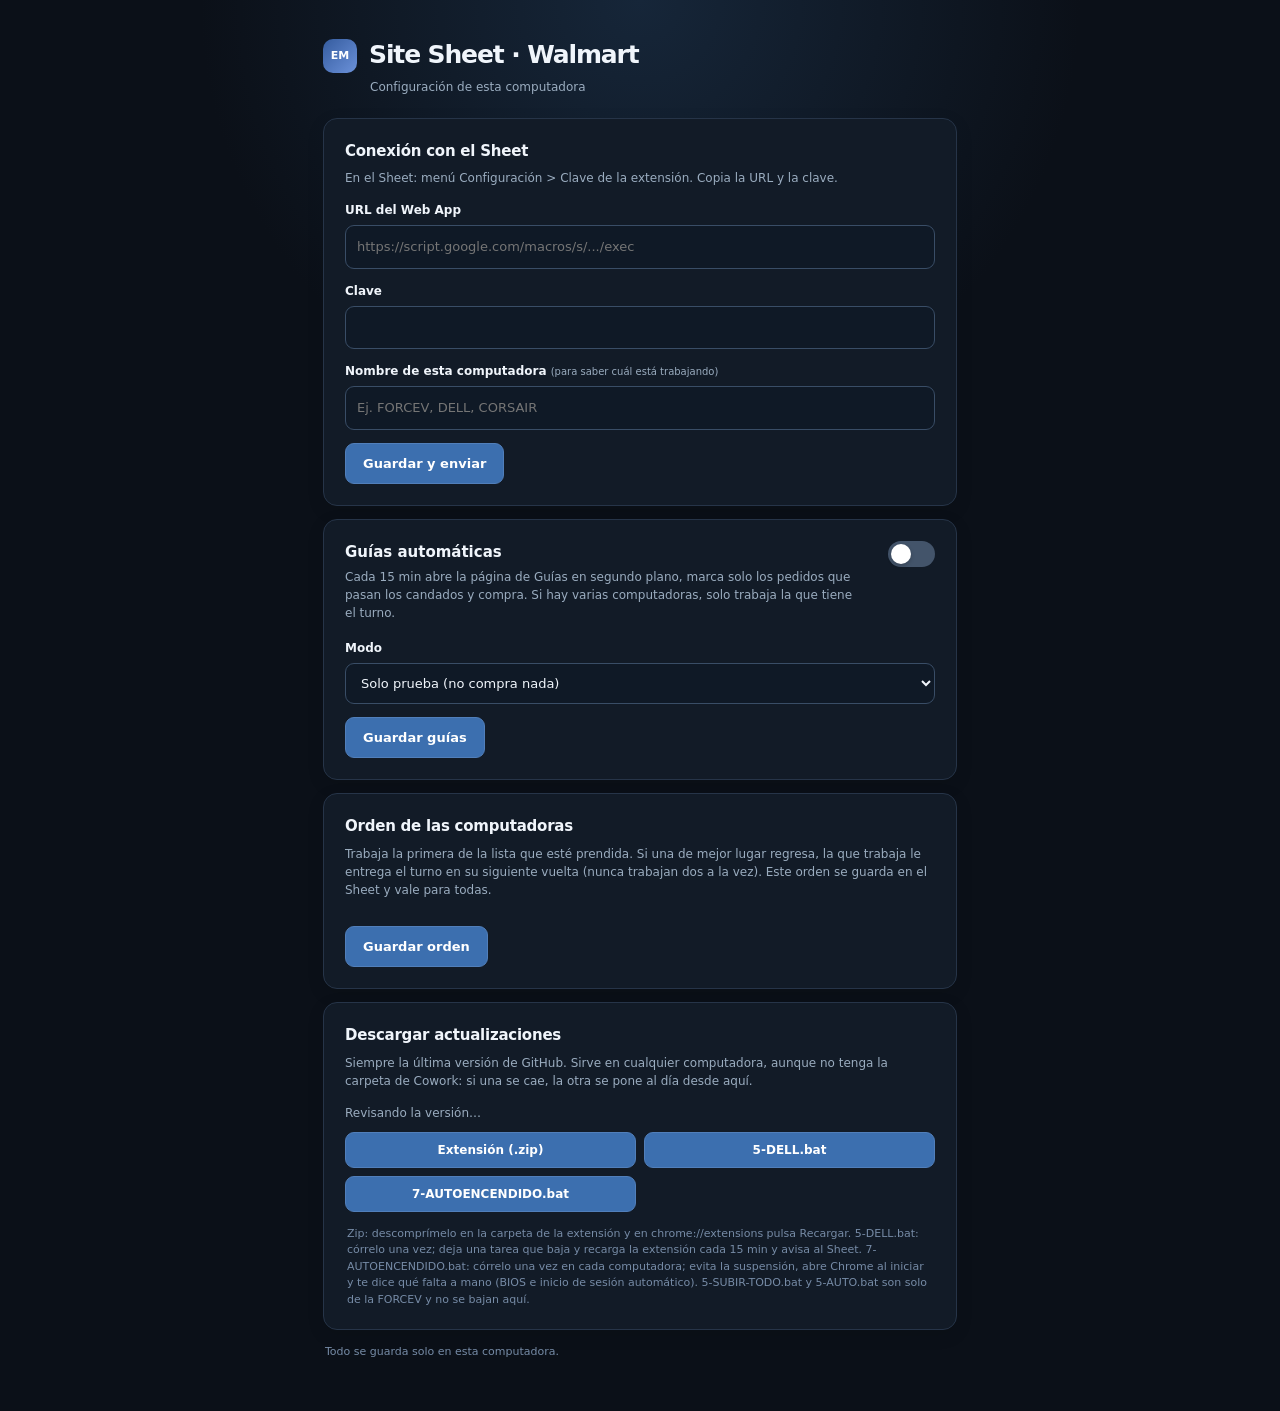
<file: extension-cookie/options.html>
<!doctype html>
<html lang="es"><head><meta charset="utf-8"><meta name="viewport" content="width=device-width,initial-scale=1"><meta name="color-scheme" content="dark light"><title>Site Sheet - Cookie</title>
<style>
:root{--bg:#0b1018;--card:#121b27;--input:#0f1926;--line:#263448;--text:#f0f5fb;--muted:#9aacbf;--accent:#3c6faf;--accent2:#497ec0;--ok:#56c996;--red:#ff8188}
*{box-sizing:border-box}body{margin:0;background:radial-gradient(circle at top,#162639 0,var(--bg) 440px);font:13px/1.5 system-ui,-apple-system,"Segoe UI",Arial,sans-serif;color:var(--text)}
main{max-width:670px;padding:36px 18px 50px;margin:auto}h1{margin:0;font-size:25px;letter-spacing:-.045em;font-weight:760}h1:before{content:'EM';display:inline-grid;place-items:center;background:linear-gradient(135deg,#355c9f,#6b91d9);border-radius:10px;width:34px;height:34px;margin-right:12px;font-size:11px;color:#fff;vertical-align:4px;letter-spacing:0}
.sub{margin:4px 0 22px 47px;color:var(--muted);font-size:12px}
section{background:var(--card);border:1px solid var(--line);border-radius:14px;padding:21px;margin-bottom:13px;box-shadow:0 5px 18px #00000018}
h2{font-size:15px;letter-spacing:-.015em;margin:0 0 7px;font-weight:720}p.ayuda{margin:0 0 14px;color:var(--muted);font-size:12px}
label{display:block;font-size:12px;margin:13px 0 6px;font-weight:650}label small{font-weight:400;color:var(--muted)}
input[type=text],input[type=password],input:not([type]),select{width:100%;background:var(--input);border:1px solid #394d66;color:var(--text);border-radius:9px;padding:11px;font:inherit;outline:none}input:focus,select:focus{border-color:#7ba5e0;box-shadow:0 0 0 2px #507fbd2f}
button{border:1px solid #517fba;color:white;background:var(--accent);padding:10px 17px;border-radius:9px;cursor:pointer;font-weight:680;font:inherit;font-weight:700;margin-top:13px}button:hover{background:var(--accent2)}button:focus-visible{outline:2px solid #9cbdf4;outline-offset:2px}
.msg{min-height:16px;margin-top:10px;font-size:12px;color:var(--muted);overflow-wrap:anywhere}.msg:empty{display:none}.msg.ok{color:var(--ok)}.msg.mal{color:var(--red)}
.fila{display:flex;justify-content:space-between;align-items:flex-start;gap:22px}.fila b{font-size:15px}.fila p{margin:4px 0;color:var(--muted);font-size:12px;max-width:510px}
.sw{position:relative;flex:none;width:47px;height:26px;margin:0}.sw input{position:absolute;inset:0;width:100%;height:100%;opacity:0;cursor:pointer;z-index:1}.sw i{position:absolute;inset:0;border-radius:20px;background:#43546a;transition:background .15s}.sw i:after{content:'';position:absolute;left:3px;top:3px;width:20px;height:20px;background:white;border-radius:50%;transition:transform .15s;box-shadow:0 2px 4px #0003}.sw input:checked+i{background:#2e9275}.sw input:checked+i:after{transform:translateX(21px)}.sw input:focus-visible+i{outline:2px solid #9cbdf4;outline-offset:2px}
#aviso{display:none;color:#ffc7c9;border:1px solid #8f4c56;background:#38242b;border-radius:9px;padding:11px;margin-top:10px;font-size:12px}
.pc{display:flex;align-items:center;gap:10px;border:1px solid #34445b;background:#172333;padding:10px 12px;border-radius:10px;margin-top:8px}.pc .n{font-size:12px;font-weight:800;color:#8ca7c8;width:20px;flex:none}.pc .t{flex:1}.pc .t b{display:block;font-size:12px}.pc .t small{display:block;color:var(--muted);font-size:11px}.pc.off{opacity:.57}.pc.activa .t b:after{content:' · EN TURNO';color:var(--ok);font-weight:750;font-size:10px}.pc button{margin:0;padding:5px 9px;background:#25374d;border-color:#425875;color:#eef4fa;font-size:12px}.pc button:disabled{opacity:.35;cursor:default}
.dgrid{display:grid;grid-template-columns:1fr 1fr;gap:8px}.dgrid button{margin-top:0;padding:8px 10px;font-size:12px}#dver{font-size:12px;margin:0 0 10px}#dver.ok{color:var(--ok)}#dver.aviso2{color:#f3cf8a;display:block}.nota{font-size:11px;margin:14px 2px 0;color:#768ba6}@media(max-width:460px){main{padding:20px 12px 36px}.fila{gap:10px}section{padding:16px}.pc{flex-wrap:wrap}}
</style>
</head><body>
<main>
 <h1>Site Sheet · Walmart</h1>
 <p class="sub">Configuración de esta computadora</p>

 <section>
  <h2>Conexión con el Sheet</h2>
  <p class="ayuda">En el Sheet: menú Configuración &gt; Clave de la extensión. Copia la URL y la clave.</p>
  <label for="url">URL del Web App</label>
  <input id="url" placeholder="https://script.google.com/macros/s/.../exec">
  <label for="clave">Clave</label>
  <input id="clave" type="password" autocomplete="off">
  <label for="pc">Nombre de esta computadora <small>(para saber cuál está trabajando)</small></label>
  <input id="pc" placeholder="Ej. FORCEV, DELL, CORSAIR" maxlength="40">
  <button id="g">Guardar y enviar</button>
  <div id="m" class="msg"></div>
 </section>

 <section>
  <div class="fila">
   <div><b>Guías automáticas</b><p>Cada 15 min abre la página de Guías en segundo plano, marca solo los pedidos que pasan los candados y compra. Si hay varias computadoras, solo trabaja la que tiene el turno.</p></div>
   <label class="sw" title="Activar las guías automáticas (apagado por defecto)"><input id="ga" type="checkbox" aria-label="Activar las guías automáticas"><i></i></label>
  </div>
  <label for="gm">Modo</label>
  <select id="gm"><option value="prueba">Solo prueba (no compra nada)</option><option value="real">REAL: compra guías y marca enviados</option></select>
  <div id="aviso">Modo REAL: compra guías de verdad. Si no hay una prueba sin error, compra solo cuando la haya.</div>
  <button id="gg">Guardar guías</button>
  <div id="gmsg" class="msg"></div>
 </section>
 <section>
  <h2>Orden de las computadoras</h2>
  <p class="ayuda">Trabaja la primera de la lista que esté prendida. Si una de mejor lugar regresa, la que trabaja le entrega el turno en su siguiente vuelta (nunca trabajan dos a la vez). Este orden se guarda en el Sheet y vale para todas.</p>
  <div id="ordl"></div>
  <button id="og">Guardar orden</button>
  <div id="omsg" class="msg"></div>
 </section>
 <section>
  <h2>Descargar actualizaciones</h2>
  <p class="ayuda">Siempre la última versión de GitHub. Sirve en cualquier computadora, aunque no tenga la carpeta de Cowork: si una se cae, la otra se pone al día desde aquí.</p>
  <div id="dver" class="msg">Revisando la versión…</div>
  <div class="dgrid"><button id="dz" title="Zip de la extensión (carpeta extension-cookie)">Extensión (.zip)</button><button id="db" title="Actualizador para computadoras que no son la FORCEV">5-DELL.bat</button><button id="da" title="Deja la computadora sin suspenderse y con Chrome abriendo solo">7-AUTOENCENDIDO.bat</button></div>
  <div id="dmsg" class="msg"></div>
  <p class="nota">Zip: descomprímelo en la carpeta de la extensión y en chrome://extensions pulsa Recargar. 5-DELL.bat: córrelo una vez; deja una tarea que baja y recarga la extensión cada 15 min y avisa al Sheet. 7-AUTOENCENDIDO.bat: córrelo una vez en cada computadora; evita la suspensión, abre Chrome al iniciar y te dice qué falta a mano (BIOS e inicio de sesión automático). 5-SUBIR-TODO.bat y 5-AUTO.bat son solo de la FORCEV y no se bajan aquí.</p>
 </section>
 <p class="nota">Todo se guarda solo en esta computadora.</p>
</main>
<script src="options.js"></script>
</body></html>
</file>
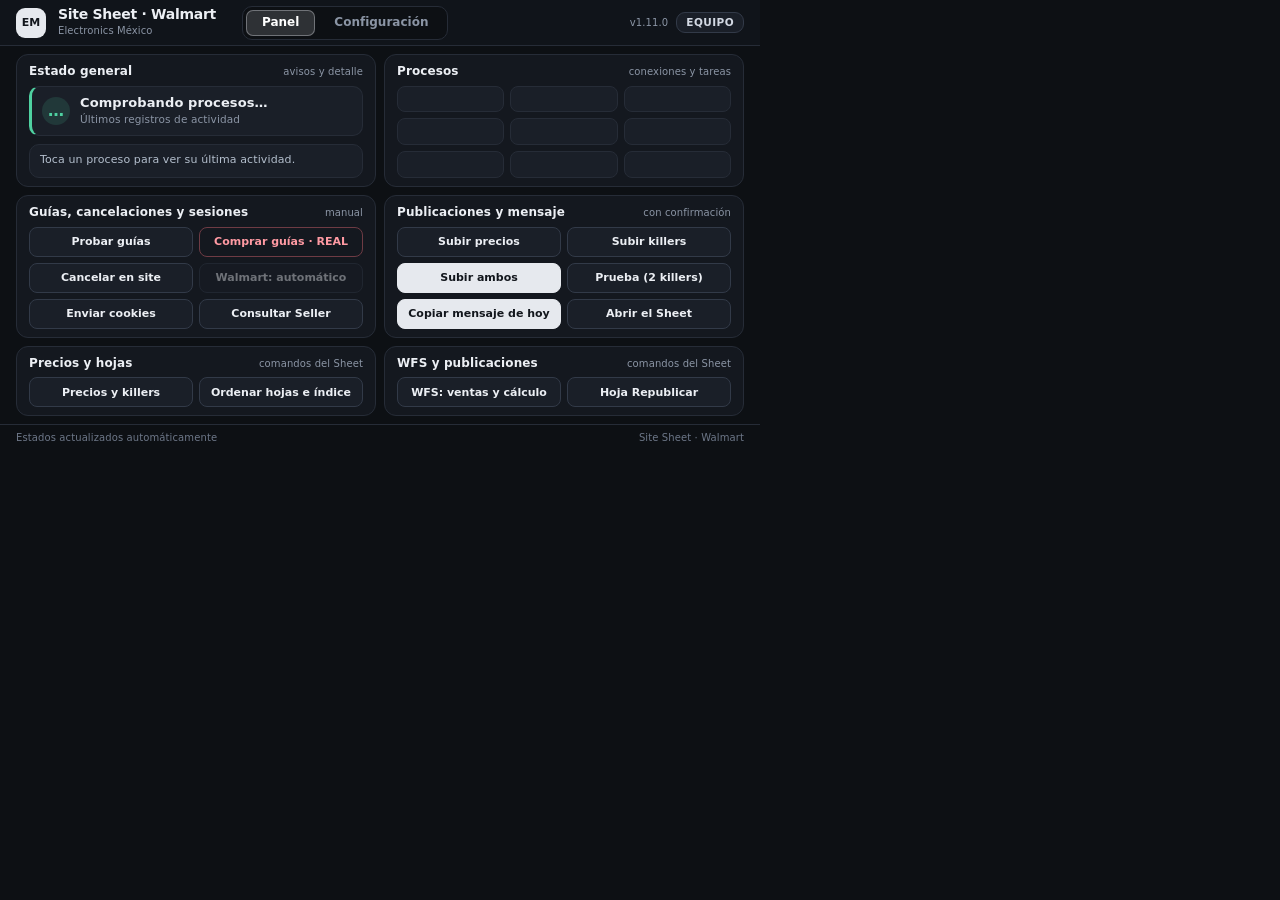
<file: extension-cookie/popup.html>
<!doctype html>
<html lang="es"><head>
<meta charset="utf-8"><meta name="viewport" content="width=device-width, initial-scale=1"><meta name="color-scheme" content="dark">
<title>Site Sheet · Walmart — Electronics México</title>
<style>
/* Sistema unico para toda la extension. Rejilla de 2 columnas con tarjetas del mismo ancho; en cada fila las dos tarjetas miden igual.
   Margen 16, hueco 8, controles de 30 px, esquinas 12/8. Sin barras de desplazamiento: el panel crece lo que pida su contenido (tope de Chrome: 600 px). */
:root{--bg:#0d1014;--card:#14181f;--card2:#1a1f28;--line:#262c37;--line2:#323a48;--text:#eceff4;--muted:#8b95a5;--acc:#e6e9ee;--acc-h:#ffffff;--acc-a:#cdd2da;--acc-bg:#e6e9ee26;--ok:#4fd1a1;--red:#ff7a85;--gold:#e8b85c;--g:8px;--m:16px;--r:12px;--rc:8px;--h:30px}
*{box-sizing:border-box}
html,body{padding:0;margin:0;overflow:hidden}
body{width:760px;background:var(--bg);color:var(--text);font:11px/1.4 system-ui,-apple-system,"Segoe UI",Arial,sans-serif;letter-spacing:.01em}
button,textarea,input,select{font:inherit}
button{cursor:pointer;transition:background .14s ease,border-color .14s ease,color .14s ease,transform .08s ease}
button:focus-visible,[role=button]:focus-visible,input:focus-visible,select:focus-visible{outline:2px solid var(--acc-h);outline-offset:2px}
/* Encabezado y pie */
header{display:flex;align-items:center;gap:12px;height:46px;padding:0 var(--m);background:#10141a;border-bottom:1px solid var(--line)}
.brand{width:30px;height:30px;display:grid;place-items:center;background:var(--acc);color:#12161c;border-radius:9px;font-size:11px;font-weight:850}
.brandtext strong{display:block;font-size:14px;line-height:1.1;letter-spacing:-.02em;white-space:nowrap}.brandtext span{color:var(--muted);font-size:10px}
nav{margin-left:14px;display:flex;gap:3px;padding:3px;border:1px solid var(--line);background:var(--bg);border-radius:10px}
nav button{background:none;color:var(--muted);border:0;border-radius:7px;height:26px;padding:0 16px;font-size:12px;font-weight:650}
nav button:hover:not(.active){background:var(--card2);color:var(--text)}
nav button:active{transform:translateY(1px)}
nav button.active{color:#fff;background:var(--acc-bg);box-shadow:inset 0 0 0 1px #e6e9ee5c}
.machine{margin-left:auto;display:flex;align-items:center;gap:8px}.machine span{color:var(--muted);font-size:10px}
.chip{background:var(--card2);color:#d3d9e3;border:1px solid var(--line2);font-size:10.5px;font-weight:700;letter-spacing:.04em;padding:2px 9px;border-radius:9px}
footer{display:flex;align-items:center;justify-content:space-between;gap:12px;height:26px;padding:0 var(--m);border-top:1px solid var(--line);color:#6d7788;font-size:10px}
#opFeedback{min-width:0;overflow:hidden;text-overflow:ellipsis;white-space:nowrap}#opFeedback.ok{color:var(--ok)}#opFeedback.mal{color:#ffa0a8}#opFeedback.aviso{color:#ecc27a}
/* Pantallas */
.view{display:none;padding:8px var(--m)}
.view.active{display:block}
.quad{display:grid;grid-template-columns:1fr 1fr;grid-auto-rows:auto;gap:var(--g)}
.card{min-width:0;display:flex;flex-direction:column;background:var(--card);border:1px solid var(--line);border-radius:var(--r);padding:8px 12px}
.ct{display:flex;align-items:baseline;justify-content:space-between;gap:8px;margin:0 0 6px;font-size:12px;font-weight:700}.ct small{font-size:10px;font-weight:500;color:var(--muted);white-space:nowrap}
.cbody{flex:1;display:flex;flex-direction:column;gap:var(--g)}
/* Controles de 30 px */
.btns{display:grid;grid-template-columns:1fr 1fr;gap:6px}
.btn,.btns button,.cb{height:var(--h);padding:0 8px;border-radius:var(--rc);border:1px solid var(--line2);background:var(--card2);color:var(--text);font-weight:650;font-size:11px;white-space:nowrap;overflow:hidden;text-overflow:ellipsis}
.btn:hover,.btns button:hover,.cb:hover{background:#232a35;border-color:#46526a}
.btn:active,.btns button:active,.cb:active{background:#171c24;transform:translateY(1px)}
.btns button.danger{background:transparent;color:#ff9aa3;border-color:#6e3b44}.btns button.danger:hover{background:#2b1a1e;border-color:#93515d}.btns button.danger:active{background:#221418}
.btns button:disabled,.cb:disabled{opacity:.42;cursor:default;transform:none}.btns button:disabled:hover{background:var(--card2);border-color:var(--line2)}
.btns button.primary,.cb.primary{background:var(--acc);border-color:var(--acc);color:#12161c;font-weight:750}
.btns button.primary:hover,.cb.primary:hover{background:var(--acc-h);border-color:var(--acc-h)}
.btns button.primary:active,.cb.primary:active{background:var(--acc-a);border-color:var(--acc-a)}
input[type=text],input[type=password],input:not([type]),select{width:100%;height:var(--h);background:var(--bg);border:1px solid var(--line2);color:var(--text);border-radius:var(--rc);padding:0 9px;outline:none;transition:border-color .14s ease}
input:hover,select:hover{border-color:#46526a}input:focus,select:focus{border-color:var(--acc)}
label{display:block;font-size:11px;margin:0 0 3px;font-weight:650}
.msg{min-width:0;font-size:10.5px;color:var(--muted);overflow-wrap:anywhere;display:-webkit-box;-webkit-line-clamp:2;-webkit-box-orient:vertical;overflow:hidden}.msg:empty{display:none}.msg.ok{color:var(--ok)}.msg.mal{color:#ff8e97}.msg.aviso2{color:#ecc27a}
.pie{margin-top:auto;display:flex;align-items:center;gap:10px}.pie .cb{flex:none;padding:0 14px}
.ayuda{margin:0;color:var(--muted);font-size:10.5px;line-height:1.4}
/* Estado general */
.hero{display:flex;align-items:center;gap:10px;background:var(--card2);border:1px solid var(--line);border-left:3px solid var(--ok);border-radius:10px;padding:8px 10px}
.healthicon{width:28px;height:28px;border-radius:50%;display:grid;place-items:center;color:var(--ok);background:#4fd1a124;font-size:16px;font-weight:750;flex:none}
.healthicon.problem{color:var(--red);background:#ff7a8524}.healthicon.warn{color:var(--gold);background:#e8b85c24}.healthicon.unk{color:#9aa6b8;background:#2a313d}
.hero.warn{border-left-color:var(--gold)}.hero.bad{border-left-color:var(--red)}.hero.unk{border-left-color:#5d6778}
.hero .heroTxt{flex:1;min-width:0}.hero #res{display:block;font-size:13px;line-height:1.25;font-weight:760}.hero #res.mal{color:#ffa0a8}.hero #res.warn{color:#f1cd85}.hero .desc{font-size:10.5px;color:var(--muted);margin-top:1px}
#al{display:none;background:#2a1b20;border:1px solid #5e3640;border-radius:10px;padding:6px 8px;color:#ffdfe2;font-size:10.8px}
#al .fila{display:flex;gap:5px;align-items:center}#al .txt{flex:1;min-width:0;overflow:hidden;text-overflow:ellipsis;white-space:nowrap}
#al .mini{height:22px;border:1px solid #6e3b44;background:#37222a;border-radius:6px;padding:0 7px;color:#ffdfe2;font-size:10px;flex:none}
#al .mini:hover{background:#47282f;border-color:#93515d}#al .mini:active{background:#2a191f}
#al .lista{display:none;margin:6px 0 0;padding-left:17px}#al.abierto .lista{display:block}#al .lista li{overflow:hidden;text-overflow:ellipsis;white-space:nowrap}
#acc{display:none;background:#241d1d;border:1px solid #5b4244;border-radius:10px;padding:6px 10px}
#acc b{color:#ff9ca3;font-weight:730;font-size:11.5px}#acc ol{margin:3px 0 0;padding-left:17px;color:#dcc7c7;font-size:10.7px}#acc li{overflow:hidden;text-overflow:ellipsis;white-space:nowrap}
#det{flex:1;min-height:34px;padding:7px 10px;border:1px solid var(--line);border-radius:10px;color:#b4bfcd;background:var(--card2);font-size:11px;line-height:1.4;overflow-wrap:anywhere;display:-webkit-box;-webkit-line-clamp:4;-webkit-box-orient:vertical;overflow:hidden}
#det b{color:var(--text);font-weight:700}
/* Procesos: 9 mosaicos de 3x3 */
.mosaico{flex:1;display:grid;grid-template-columns:repeat(3,minmax(0,1fr));grid-auto-rows:1fr;gap:6px}
.t{min-width:0;display:grid;grid-template-columns:8px minmax(0,1fr);grid-template-rows:auto 1fr;align-content:start;column-gap:6px;row-gap:3px;background:var(--card2);border:1px solid var(--line);border-radius:var(--rc);padding:7px 8px;cursor:pointer;user-select:none;overflow:hidden;transition:background .14s ease,border-color .14s ease}
.t:hover{background:#212835;border-color:var(--line2)}.t:active{background:#181d26}.t.sel{background:var(--acc-bg);border-color:#e6e9ee8c}
.punto{align-self:center;width:7px;height:7px;border-radius:50%;background:#7b8696}
.t.ok .punto{background:var(--ok)}.t.mal .punto{background:var(--red)}.t.curso .punto{background:var(--gold);animation:lat 1.1s infinite}
@keyframes lat{50%{opacity:.28}}
.tit{font-size:11px;font-weight:680;white-space:nowrap;overflow:hidden;text-overflow:ellipsis}
.sub{grid-column:1/-1;font-size:9.5px;line-height:1.3;color:#8b96a7;display:-webkit-box;-webkit-line-clamp:3;-webkit-box-orient:vertical;overflow:hidden;overflow-wrap:anywhere}
.t.mal .sub{color:#e9a2a9}
/* Configuracion */
.cfila{display:flex;align-items:center;gap:12px}.cfila>div{flex:1;min-width:0}
.dos{display:grid;grid-template-columns:1fr 1fr;gap:var(--g)}
.sw{position:relative;flex:none;width:42px;height:23px;margin:0}.sw input{position:absolute;inset:0;width:100%;height:100%;opacity:0;cursor:pointer;z-index:1}.sw i{position:absolute;inset:0;border-radius:20px;background:#3b4452;transition:background .15s}.sw i:after{content:'';position:absolute;left:3px;top:3px;width:17px;height:17px;background:#fff;border-radius:50%;transition:transform .15s}.sw:hover i{background:#4a5465}.sw input:checked+i{background:var(--acc)}.sw input:checked+i:after{transform:translateX(19px)}
#aviso{display:none;color:#ffb3b9;font-size:10.3px;line-height:1.35;margin-top:5px}
.pcf{display:flex;align-items:center;gap:8px;height:30px;border:1px solid var(--line);background:var(--card2);padding:0 8px;border-radius:var(--rc);margin-bottom:5px}.pcf:last-child{margin-bottom:0}
.pcf .n{font-size:11px;font-weight:800;color:#7f8a9b;width:12px;flex:none}.pcf .pt{flex:1;min-width:0;display:flex;align-items:baseline;gap:8px;white-space:nowrap;overflow:hidden}.pcf .pt b{font-size:11.5px}.pcf .pt small{color:var(--muted);font-size:10px;overflow:hidden;text-overflow:ellipsis}
.pcf.off{opacity:.55}.pcf.activa{border-color:#e6e9ee66}.pcf.activa .pt b:after{content:' · en turno';color:var(--acc-h);font-weight:700;font-size:10px}
.pcf button{margin:0;height:22px;padding:0 8px;background:var(--bg);border:1px solid var(--line2);color:var(--text);border-radius:6px;font-size:11px}.pcf button:hover:not(:disabled){background:#232a35;border-color:#46526a}.pcf button:disabled{opacity:.3;cursor:default}
.mas{font-size:10px;color:var(--muted);margin-top:5px;display:flex;align-items:center;gap:8px;flex-wrap:wrap}.mas button{height:24px;padding:0 10px;font-size:11px}
select option,select optgroup{background:var(--card2);color:var(--text)}
@media(prefers-reduced-motion:reduce){*{animation:none!important;transition:none!important}}
</style></head><body>
<div class="shell">
<header>
 <div class="brand" aria-hidden="true">EM</div>
 <div class="brandtext"><strong>Site Sheet · Walmart</strong><span>Electronics México</span></div>
 <nav aria-label="Secciones">
  <button class="active" type="button" data-tab="panel" aria-selected="true">Panel</button>
  <button type="button" data-tab="config" aria-selected="false">Configuración</button>
 </nav>
 <div class="machine" id="machine"><span id="ver">v1.11.0</span><b id="equipo" class="chip">EQUIPO</b></div>
</header>

<main id="panel" class="view active" aria-label="Panel">
 <div class="quad">
  <section class="card"><h2 class="ct">Estado general<small>avisos y detalle</small></h2>
   <div class="cbody">
    <div class="hero" id="hero"><div class="healthicon" id="healthicon" aria-hidden="true">…</div><div class="heroTxt"><span id="res">Comprobando procesos…</span><div id="healthDesc" class="desc">Últimos registros de actividad</div></div></div>
    <div id="al"></div>
    <div id="acc"><b>Acción necesaria</b><ol id="accl"></ol></div>
    <div id="det" aria-live="polite">Toca un proceso para ver su última actividad.</div>
   </div>
  </section>
  <section class="card"><h2 class="ct">Procesos<small>conexiones y tareas</small></h2>
   <div class="mosaico"><div id="e" class="t" tabindex="0" role="button"></div><div id="od" class="t" tabindex="0" role="button"></div><div id="sc" class="t" tabindex="0" role="button"></div><div id="tu" class="t" tabindex="0" role="button"></div><div id="ca" class="t" tabindex="0" role="button"></div><div id="wm" class="t" tabindex="0" role="button"></div><div id="rq" class="t" tabindex="0" role="button"></div><div id="gu" class="t" tabindex="0" role="button"></div><div id="sb" class="t" tabindex="0" role="button"></div></div>
  </section>
  <section class="card"><h2 class="ct">Guías, cancelaciones y sesiones<small>manual</small></h2>
   <div class="btns">
    <button id="g" title="Prueba sin comprar">Probar guías</button><button class="danger" id="gr" title="Compra guías de verdad solo si cumplen todos los candados. Requiere confirmar">Comprar guías · REAL</button>
    <button id="c" title="Cancela en el site lo pendiente">Cancelar en site</button><button type="button" disabled title="La cancelación en Walmart funciona automáticamente">Walmart: automático</button>
    <button id="b" title="Manda la cookie del site al Sheet">Enviar cookies</button><button id="s" title="Lee Seller Center ahora">Consultar Seller</button>
   </div>
  </section>
  <section class="card"><h2 class="ct">Publicaciones y mensaje<small>con confirmación</small></h2>
   <div class="btns" id="subida">
    <button id="sp" title="Sube todos los precios normales">Subir precios</button><button id="sk" title="Sube solo killers activos">Subir killers</button>
    <button class="primary" id="st" title="Sube precios y después killers">Subir ambos</button><button id="sx" title="Prueba con 2 killers sin cambiar su precio">Prueba (2 killers)</button>
    <button class="primary" id="rcp" title="Trae el mensaje de hoy del Sheet y lo copia">Copiar mensaje de hoy</button><button id="hs" title="Abre el Sheet en una pestaña nueva">Abrir el Sheet</button>
   </div>
   <textarea id="rect" tabindex="-1" aria-hidden="true" spellcheck="false" style="position:absolute;left:-9999px;top:0;width:10px;height:10px;opacity:0"></textarea>
  </section>
  <section class="card"><h2 class="ct">Precios y hojas<small>comandos del Sheet</small></h2>
   <div class="btns cmdfav">
    <button type="button" data-fn="actualizarPreciosTodo" title="Baja precios y killers y deja todo en orden (no sube nada a Walmart)">Precios y killers</button><button type="button" data-fn="orgOrdenar" title="Ordena las hojas y el índice del Sheet (pide pulsar otra vez)">Ordenar hojas e índice</button>
   </div>
  </section>
  <section class="card"><h2 class="ct">WFS y publicaciones<small>comandos del Sheet</small></h2>
   <div class="btns cmdfav">
    <button type="button" data-fn="wfsActualizarMenu" title="WFS: trae las ventas y calcula el envío">WFS: ventas y cálculo</button><button type="button" data-fn="republicarActualizar" title="Actualiza la hoja Republicar (SKU nuevo, motivo, LISTO)">Hoja Republicar</button>
   </div>
  </section>
 </div>
</main>

<main id="config" class="view" aria-label="Configuración de esta computadora">
 <div class="quad">
  <section class="card"><h2 class="ct">Conexión con el Sheet<small>solo en esta computadora</small></h2>
   <div class="cbody">
    <p class="ayuda">Sheet › Configuración › Clave de la extensión: copia la URL y la clave.</p>
    <div><label for="url">URL del Web App</label><input id="url" placeholder="https://script.google.com/macros/s/.../exec"></div>
    <div class="dos"><div><label for="clave">Clave</label><input id="clave" type="password" autocomplete="off"></div><div><label for="pc">Nombre de esta PC</label><input id="pc" placeholder="FORCEV, DELL…" maxlength="40"></div></div>
    <div class="pie"><button class="cb primary" id="gcon">Guardar y enviar</button><div id="m" class="msg"></div></div>
   </div>
  </section>
  <section class="card"><h2 class="ct">Orden de las computadoras<small>trabaja la primera prendida</small></h2>
   <div class="cbody">
    <div id="ordl"></div>
    <div class="pie"><button class="cb primary" id="og">Guardar orden</button><div id="omsg" class="msg"></div></div>
   </div>
  </section>
  <section class="card"><h2 class="ct">Guías automáticas<small>cada 15 min</small></h2>
   <div class="cbody">
    <div class="cfila"><div><label for="ga" style="margin:0">Guías automáticas activadas</label></div><label class="sw" title="Activar las guías automáticas (apagado por defecto)"><input id="ga" type="checkbox" aria-label="Activar las guías automáticas"><i></i></label></div>
    <div><label for="gm">Modo</label><select id="gm"><option value="prueba">Solo prueba (no compra nada)</option><option value="real">REAL: compra guías y marca enviados</option></select><div id="aviso">Modo REAL: compra guías de verdad. Si no hay una prueba sin error, compra solo cuando la haya.</div></div>
    <p class="ayuda">Compra las guías que pasan los candados. Con varias computadoras, solo la que tiene el turno.</p>
    <div class="pie"><button class="cb primary" id="gg">Guardar guías</button><div id="gmsg" class="msg"></div></div>
   </div>
  </section>
  <section class="card"><h2 class="ct">Descargar actualizaciones<small>lo último de GitHub</small></h2>
   <div class="cbody">
    <div id="dver" class="msg">Revisando la versión…</div>
    <div class="btns"><button class="cb" id="dz" title="Zip de la extensión (carpeta extension-cookie)">Extensión (.zip)</button><button class="cb" id="db" title="Actualizador para computadoras que no son la FORCEV">5-DELL.bat</button><button class="cb" id="da" title="Deja la computadora sin suspenderse y con Chrome abriendo solo">7-AUTOENCENDIDO.bat</button><button class="cb" id="dr" title="Vuelve a comparar con GitHub">Revisar versión</button></div>
    <div id="dmsg" class="msg"></div>
    <p class="ayuda" style="margin-top:auto">Zip: descomprímelo en la carpeta de la extensión y pulsa Recargar en chrome://extensions. Los .bat se corren una vez por computadora. 5-SUBIR-TODO y 5-AUTO son solo de la FORCEV.</p>
   </div>
  </section>
 </div>
</main>
<footer><span id="opFeedback" aria-live="polite">Estados actualizados automáticamente</span><span>Site Sheet · Walmart</span></footer>
</div>
<script src="popup.js"></script>
<script src="config.js"></script>
</body></html>
</file>
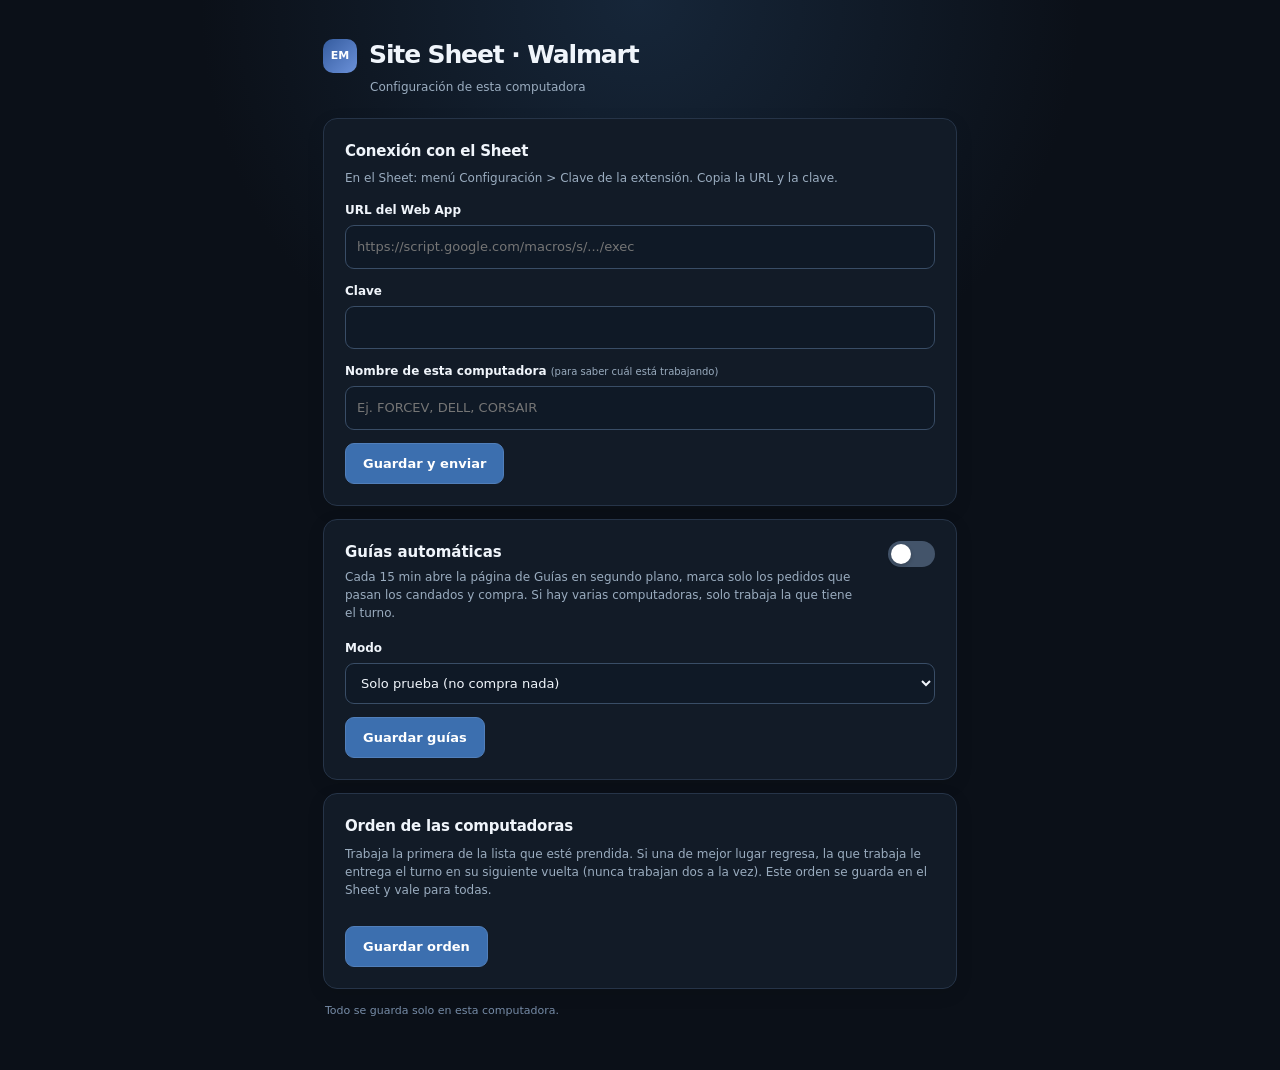
<file: _to_delete/pre-descargas/options.html>
<!doctype html>
<html lang="es"><head><meta charset="utf-8"><meta name="viewport" content="width=device-width,initial-scale=1"><meta name="color-scheme" content="dark light"><title>Site Sheet - Cookie</title>
<style>
:root{--bg:#0b1018;--card:#121b27;--input:#0f1926;--line:#263448;--text:#f0f5fb;--muted:#9aacbf;--accent:#3c6faf;--accent2:#497ec0;--ok:#56c996;--red:#ff8188}
*{box-sizing:border-box}body{margin:0;background:radial-gradient(circle at top,#162639 0,var(--bg) 440px);font:13px/1.5 system-ui,-apple-system,"Segoe UI",Arial,sans-serif;color:var(--text)}
main{max-width:670px;padding:36px 18px 50px;margin:auto}h1{margin:0;font-size:25px;letter-spacing:-.045em;font-weight:760}h1:before{content:'EM';display:inline-grid;place-items:center;background:linear-gradient(135deg,#355c9f,#6b91d9);border-radius:10px;width:34px;height:34px;margin-right:12px;font-size:11px;color:#fff;vertical-align:4px;letter-spacing:0}
.sub{margin:4px 0 22px 47px;color:var(--muted);font-size:12px}
section{background:var(--card);border:1px solid var(--line);border-radius:14px;padding:21px;margin-bottom:13px;box-shadow:0 5px 18px #00000018}
h2{font-size:15px;letter-spacing:-.015em;margin:0 0 7px;font-weight:720}p.ayuda{margin:0 0 14px;color:var(--muted);font-size:12px}
label{display:block;font-size:12px;margin:13px 0 6px;font-weight:650}label small{font-weight:400;color:var(--muted)}
input[type=text],input[type=password],input:not([type]),select{width:100%;background:var(--input);border:1px solid #394d66;color:var(--text);border-radius:9px;padding:11px;font:inherit;outline:none}input:focus,select:focus{border-color:#7ba5e0;box-shadow:0 0 0 2px #507fbd2f}
button{border:1px solid #517fba;color:white;background:var(--accent);padding:10px 17px;border-radius:9px;cursor:pointer;font-weight:680;font:inherit;font-weight:700;margin-top:13px}button:hover{background:var(--accent2)}button:focus-visible{outline:2px solid #9cbdf4;outline-offset:2px}
.msg{min-height:16px;margin-top:10px;font-size:12px;color:var(--muted);overflow-wrap:anywhere}.msg:empty{display:none}.msg.ok{color:var(--ok)}.msg.mal{color:var(--red)}
.fila{display:flex;justify-content:space-between;align-items:flex-start;gap:22px}.fila b{font-size:15px}.fila p{margin:4px 0;color:var(--muted);font-size:12px;max-width:510px}
.sw{position:relative;flex:none;width:47px;height:26px;margin:0}.sw input{position:absolute;inset:0;width:100%;height:100%;opacity:0;cursor:pointer;z-index:1}.sw i{position:absolute;inset:0;border-radius:20px;background:#43546a;transition:background .15s}.sw i:after{content:'';position:absolute;left:3px;top:3px;width:20px;height:20px;background:white;border-radius:50%;transition:transform .15s;box-shadow:0 2px 4px #0003}.sw input:checked+i{background:#2e9275}.sw input:checked+i:after{transform:translateX(21px)}.sw input:focus-visible+i{outline:2px solid #9cbdf4;outline-offset:2px}
#aviso{display:none;color:#ffc7c9;border:1px solid #8f4c56;background:#38242b;border-radius:9px;padding:11px;margin-top:10px;font-size:12px}
.pc{display:flex;align-items:center;gap:10px;border:1px solid #34445b;background:#172333;padding:10px 12px;border-radius:10px;margin-top:8px}.pc .n{font-size:12px;font-weight:800;color:#8ca7c8;width:20px;flex:none}.pc .t{flex:1}.pc .t b{display:block;font-size:12px}.pc .t small{display:block;color:var(--muted);font-size:11px}.pc.off{opacity:.57}.pc.activa .t b:after{content:' · EN TURNO';color:var(--ok);font-weight:750;font-size:10px}.pc button{margin:0;padding:5px 9px;background:#25374d;border-color:#425875;color:#eef4fa;font-size:12px}.pc button:disabled{opacity:.35;cursor:default}
.nota{font-size:11px;margin:14px 2px 0;color:#768ba6}@media(max-width:460px){main{padding:20px 12px 36px}.fila{gap:10px}section{padding:16px}.pc{flex-wrap:wrap}}
</style>
</head><body>
<main>
 <h1>Site Sheet · Walmart</h1>
 <p class="sub">Configuración de esta computadora</p>

 <section>
  <h2>Conexión con el Sheet</h2>
  <p class="ayuda">En el Sheet: menú Configuración &gt; Clave de la extensión. Copia la URL y la clave.</p>
  <label for="url">URL del Web App</label>
  <input id="url" placeholder="https://script.google.com/macros/s/.../exec">
  <label for="clave">Clave</label>
  <input id="clave" type="password" autocomplete="off">
  <label for="pc">Nombre de esta computadora <small>(para saber cuál está trabajando)</small></label>
  <input id="pc" placeholder="Ej. FORCEV, DELL, CORSAIR" maxlength="40">
  <button id="g">Guardar y enviar</button>
  <div id="m" class="msg"></div>
 </section>

 <section>
  <div class="fila">
   <div><b>Guías automáticas</b><p>Cada 15 min abre la página de Guías en segundo plano, marca solo los pedidos que pasan los candados y compra. Si hay varias computadoras, solo trabaja la que tiene el turno.</p></div>
   <label class="sw" title="Activar las guías automáticas (apagado por defecto)"><input id="ga" type="checkbox" aria-label="Activar las guías automáticas"><i></i></label>
  </div>
  <label for="gm">Modo</label>
  <select id="gm"><option value="prueba">Solo prueba (no compra nada)</option><option value="real">REAL: compra guías y marca enviados</option></select>
  <div id="aviso">Modo REAL: compra guías de verdad. Si no hay una prueba sin error, compra solo cuando la haya.</div>
  <button id="gg">Guardar guías</button>
  <div id="gmsg" class="msg"></div>
 </section>
 <section>
  <h2>Orden de las computadoras</h2>
  <p class="ayuda">Trabaja la primera de la lista que esté prendida. Si una de mejor lugar regresa, la que trabaja le entrega el turno en su siguiente vuelta (nunca trabajan dos a la vez). Este orden se guarda en el Sheet y vale para todas.</p>
  <div id="ordl"></div>
  <button id="og">Guardar orden</button>
  <div id="omsg" class="msg"></div>
 </section>
 <p class="nota">Todo se guarda solo en esta computadora.</p>
</main>
<script src="options.js"></script>
</body></html>
</file>
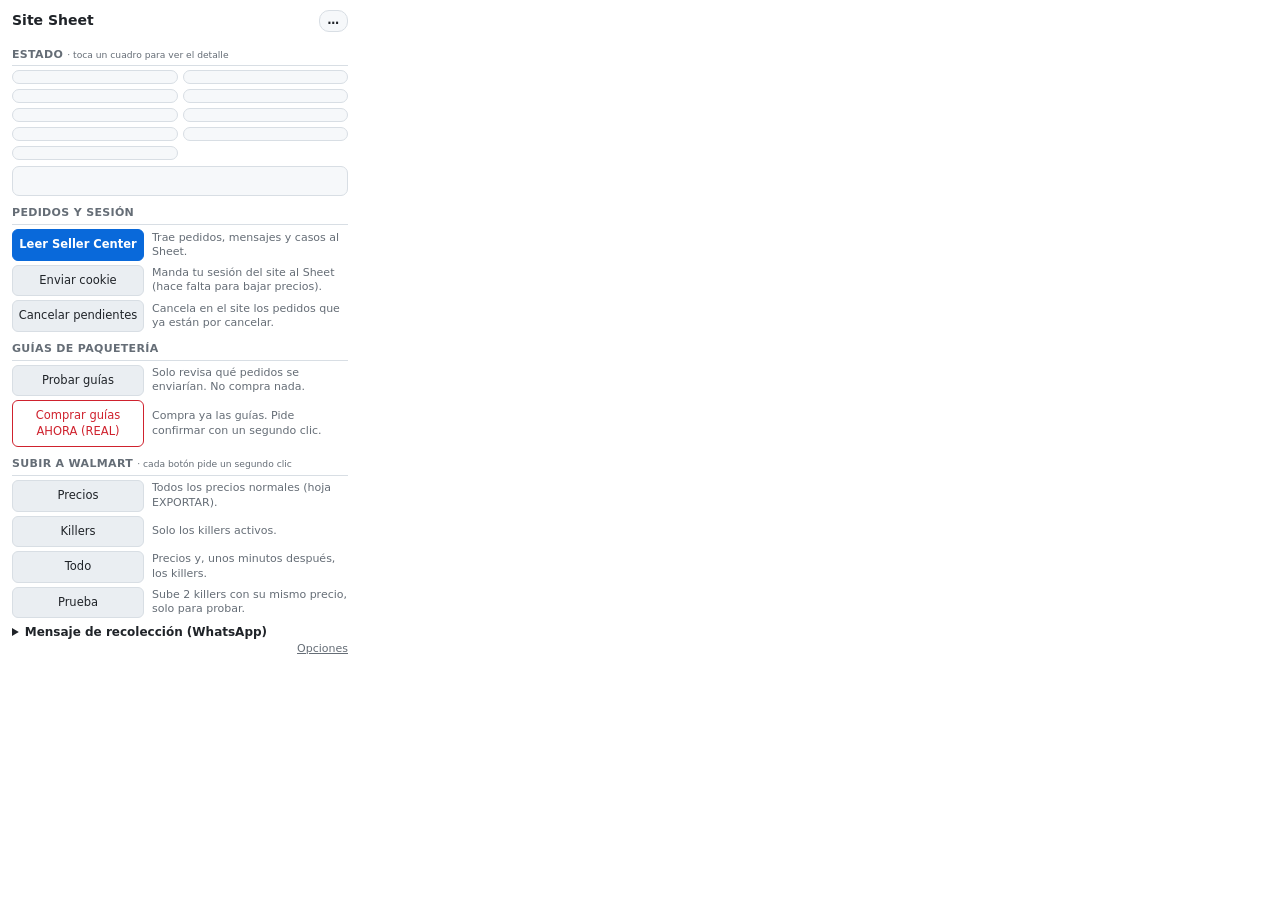
<file: _to_delete/pre-gpt-106/popup.html>
<!doctype html>
<html lang="es"><head><meta charset="utf-8"><meta name="color-scheme" content="light dark">
<style>
 :root{--bg:#ffffff;--fg:#1f2328;--mut:#656d76;--card:#f6f8fa;--bd:#d8dee4;--ok:#1a7f37;--mal:#cf222e;--cur:#9a6700;--btn:#eaeef2;--btnh:#dde3ea;--acc:#0969da;--acch:#0757b8;--sel:#0969da22}
 @media (prefers-color-scheme:dark){:root{--bg:#161b22;--fg:#e6edf3;--mut:#8b949e;--card:#1e252e;--bd:#2f3742;--ok:#3fb950;--mal:#ff7b72;--cur:#e3b341;--btn:#2b333d;--btnh:#38424f;--acc:#2f6feb;--acch:#4a82f0;--sel:#2f6feb33}}
 *{box-sizing:border-box}
 body{margin:0;width:360px;background:var(--bg);color:var(--fg);font:12.5px/1.35 "Segoe UI",system-ui,Arial,sans-serif}
 header{display:flex;align-items:center;justify-content:space-between;padding:10px 12px 6px}
 header h1{font-size:14px;margin:0;font-weight:600}
 header h1 small{font-size:10.5px;font-weight:500;color:var(--mut);margin-left:4px}
 #res{font-size:11.5px;font-weight:600;padding:2px 8px;border-radius:10px;background:var(--card);border:1px solid var(--bd)}
 #res.ok{color:var(--ok)}#res.mal{color:var(--mal)}
 #al{display:none;margin:0 12px 6px;padding:5px 8px;border-radius:7px;background:var(--mal);color:#fff;font-size:11.5px}
 #al .fila{display:flex;align-items:center;gap:6px}
 #al .txt{flex:1;min-width:0;white-space:nowrap;overflow:hidden;text-overflow:ellipsis}
 #al.abierto .txt{white-space:normal;overflow-wrap:anywhere}
 #al .mini{flex:none;font-size:10.5px;padding:2px 6px;border-radius:5px;border:1px solid #ffffff99;background:transparent;color:#fff;cursor:pointer}
 #al .mini:hover{background:#ffffff26}
 #al .lista{display:none;margin:4px 0 0;padding-left:16px}
 #al.abierto .lista{display:block}
 #acc{display:none;margin:0 12px 6px;padding:6px 9px;border-radius:7px;border:1px solid var(--mal);font-size:11.5px}
 #acc b{display:block;color:var(--mal);margin-bottom:2px}
 #acc ol{margin:0;padding-left:16px}
 .mosaico{display:grid;grid-template-columns:1fr 1fr;gap:5px;padding:0 12px}
 .t{display:grid;grid-template-columns:9px 1fr auto;gap:6px;align-items:center;padding:6px 8px;border-radius:7px;background:var(--card);border:1px solid var(--bd);cursor:pointer;min-width:0}
 .t.sel{background:var(--sel);border-color:var(--acc)}
 .punto{width:8px;height:8px;border-radius:50%;background:var(--mut)}
 .ok .punto{background:var(--ok)}.mal .punto{background:var(--mal)}.curso .punto{background:var(--cur);animation:lat 1s ease-in-out infinite}
 .mal{border-color:var(--mal)}
 @keyframes lat{50%{opacity:.2}}
 .tit{font-weight:600;font-size:12px;white-space:nowrap;overflow:hidden;text-overflow:ellipsis}
 .hora{font-size:10.5px;color:var(--mut);white-space:nowrap}
 #det{margin:6px 12px 0;padding:6px 9px;border-radius:7px;background:var(--card);border:1px solid var(--bd);font-size:11.5px;color:var(--mut);min-height:30px;overflow-wrap:anywhere}
 #det b{color:var(--fg)}
 .grupo{margin:10px 12px 0}
 .grupo h2{font-size:11px;font-weight:700;letter-spacing:.03em;text-transform:uppercase;color:var(--mut);margin:0 0 4px;padding-bottom:3px;border-bottom:1px solid var(--bd)}
 .grupo h2 small{font-weight:500;text-transform:none;letter-spacing:0}
 .fila{display:grid;grid-template-columns:132px 1fr;gap:8px;align-items:center;margin-bottom:4px}
 .ayuda{font-size:11px;color:var(--mut);line-height:1.3}
 button{font:inherit;font-size:11.5px;padding:7px 4px;border:1px solid var(--bd);border-radius:6px;background:var(--btn);color:var(--fg);cursor:pointer}
 button:hover{background:var(--btnh)}
 #s{background:var(--acc);border-color:var(--acc);color:#fff;font-weight:600}
 #s:hover{background:var(--acch)}
 #gr{border-color:var(--mal);color:var(--mal);background:transparent}
 #rec{margin:6px 12px 0}
 #rec summary{cursor:pointer;font-weight:600;font-size:12px}
 #rect{width:100%;height:150px;margin-top:5px;padding:6px 8px;border-radius:7px;border:1px solid var(--bd);background:var(--card);color:var(--fg);font:11.5px/1.35 "Segoe UI",system-ui,Arial,sans-serif;resize:vertical}
 #recn{font-size:10.5px;color:var(--mut);margin-top:3px;min-height:13px}
 .rbot{display:grid;grid-template-columns:1fr 1fr;gap:5px;margin-top:5px}
 footer{display:flex;justify-content:space-between;padding:2px 12px 10px;font-size:11px;color:var(--mut)}
 footer a{color:var(--mut)}
</style></head><body>
<header><h1>Site Sheet <small id="ver"></small></h1><span id="res">…</span></header>
<div id="al"></div>
<div id="acc"><b>Qué hacer</b><ol id="accl"></ol></div>
<div class="grupo" style="margin-bottom:4px"><h2>Estado <small>· toca un cuadro para ver el detalle</small></h2></div>
<div class="mosaico">
 <div id="e" class="t"></div>
 <div id="od" class="t"></div>
 <div id="ca" class="t"></div>
 <div id="sc" class="t"></div>
 <div id="wm" class="t"></div>
 <div id="rq" class="t"></div>
 <div id="tu" class="t"></div>
 <div id="gu" class="t"></div>
 <div id="sb" class="t"></div>
</div>
<div id="det"></div>
<div class="grupo">
 <h2>Pedidos y sesión</h2>
 <div class="fila"><button id="s" title="Lee Seller Center ahora">Leer Seller Center</button><span class="ayuda">Trae pedidos, mensajes y casos al Sheet.</span></div>
 <div class="fila"><button id="b" title="Manda la cookie del site al Sheet">Enviar cookie</button><span class="ayuda">Manda tu sesión del site al Sheet (hace falta para bajar precios).</span></div>
 <div class="fila"><button id="c" title="Cancela en el site lo pendiente">Cancelar pendientes</button><span class="ayuda">Cancela en el site los pedidos que ya están por cancelar.</span></div>
</div>
<div class="grupo">
 <h2>Guías de paquetería</h2>
 <div class="fila"><button id="g" title="Revisa que pedidos se enviarian. NO compra nada.">Probar guías</button><span class="ayuda">Solo revisa qué pedidos se enviarían. No compra nada.</span></div>
 <div class="fila"><button id="gr" title="Compra YA las guias de los pedidos que pasan los candados (lo mismo que la corrida de cada hora). Pide una confirmacion.">Comprar guías AHORA (REAL)</button><span class="ayuda">Compra ya las guías. Pide confirmar con un segundo clic.</span></div>
</div>
<div class="grupo" id="subida">
 <h2>Subir a Walmart <small>· cada botón pide un segundo clic</small></h2>
 <div class="fila"><button id="sp" title="Sube TODOS los precios normales (hoja EXPORTAR) a Walmart. Pide confirmar.">Precios</button><span class="ayuda">Todos los precios normales (hoja EXPORTAR).</span></div>
 <div class="fila"><button id="sk" title="Sube solo los killers activos a Walmart. Pide confirmar.">Killers</button><span class="ayuda">Solo los killers activos.</span></div>
 <div class="fila"><button id="st" title="Sube precios y, unos minutos despues, killers. Una sola confirmacion.">Todo</button><span class="ayuda">Precios y, unos minutos después, los killers.</span></div>
 <div class="fila"><button id="sx" title="PRUEBA temporal: sube 2 killers con el precio que ya tienen (no cambia nada). Pide confirmar.">Prueba</button><span class="ayuda">Sube 2 killers con su mismo precio, solo para probar.</span></div>
</div>
<details id="rec"><summary>Mensaje de recolección (WhatsApp)</summary>
 <textarea id="rect" spellcheck="false" placeholder="Cargando el mensaje desde el Sheet..."></textarea>
 <div id="recn"></div>
 <div class="rbot"><button id="rcp" title="Copia el texto de arriba (con tus retoques)">Copiar</button><button id="rac" title="Trae el mensaje nuevo del Sheet y descarta tus retoques">Actualizar</button></div>
</details>
<footer><span></span><a href="#" id="o">Opciones</a></footer>
<script src="popup.js"></script>
</body></html>
</file>
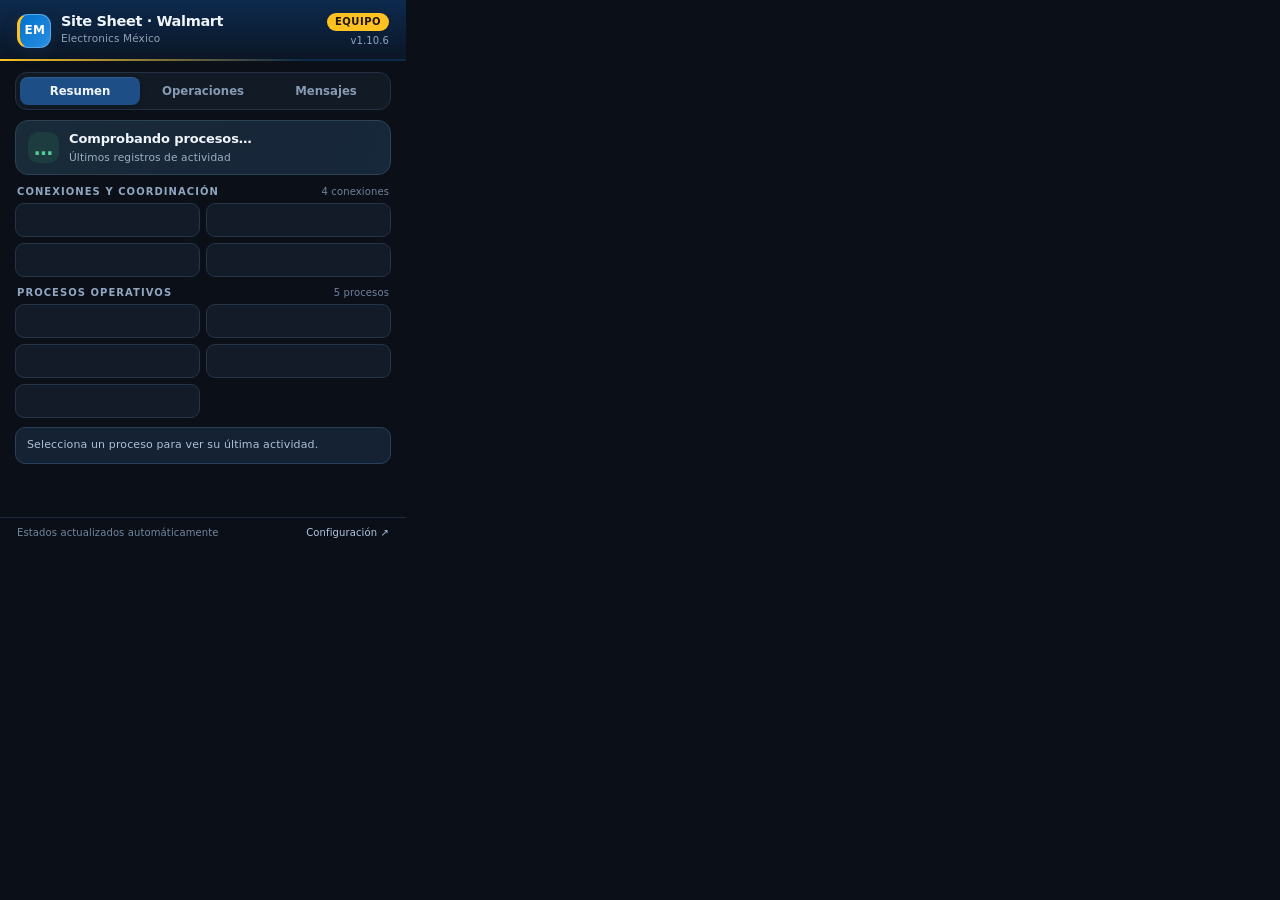
<file: _to_delete/pre-popup-ancho/popup.html>
<!doctype html>
<html lang="es"><head>
<meta charset="utf-8"><meta name="viewport" content="width=device-width, initial-scale=1"><meta name="color-scheme" content="dark">
<title>Site Sheet · Walmart — Electronics México</title>
<style>
:root{--bg:#0b1018;--surface:#121b27;--surface2:#182434;--line:#263448;--text:#f0f5fb;--muted:#8fa0b6;--accent:#7ca9ff;--accentbg:#243d65;--ok:#56c996;--red:#ff747c;--gold:#f0bd68;--radius:12px}
*{box-sizing:border-box}
html,body{padding:0;margin:0}
body{width:406px;height:552px;overflow:hidden;background:var(--bg);color:var(--text);font:12px/1.4 system-ui,-apple-system,"Segoe UI",Arial,sans-serif;letter-spacing:.01em}
button,textarea{font:inherit}
button{cursor:pointer;transition:background .12s ease,border-color .12s ease,filter .12s ease}
button:focus-visible,a:focus-visible,[role=button]:focus-visible{outline:2px solid var(--accent);outline-offset:2px}
.shell{height:100%;display:flex;flex-direction:column;min-height:0}
header{display:flex;align-items:center;gap:10px;flex:none;padding:13px 17px 11px;background:linear-gradient(180deg,#0d2a4d,#0b1626);border-bottom:2px solid transparent;border-image:linear-gradient(90deg,#FFC220,#FFC22000 75%) 1;margin-bottom:11px}
.brand{width:34px;height:34px;display:grid;place-items:center;background:linear-gradient(135deg,#0071CE,#2a8fe0);color:#fff;border:1px solid #5ba6e6;border-left:3px solid #FFC220;border-radius:11px;font-size:12px;font-weight:850;letter-spacing:.03em;box-shadow:0 4px 15px #27436a3d}
.brandtext{flex:1;min-width:0}.brandtext strong{display:block;font-size:14.5px;line-height:1.1;letter-spacing:-.025em}.brandtext span{color:var(--muted);font-size:10.5px}
.machine{text-align:right;display:flex;flex-direction:column;align-items:flex-end;gap:3px}.machine span{color:#8fa6c4;font-size:10px}.chip{background:#FFC220;color:#1b1400;font-size:10px;font-weight:800;letter-spacing:.05em;padding:2px 8px;border-radius:9px}
nav{margin:0 15px 10px;padding:4px;display:grid;grid-template-columns:1fr 1fr 1fr;gap:3px;border:1px solid #243143;background:#111a25;border-radius:12px;flex:none}
nav button{background:none;color:#879ab2;border:0;border-radius:8px;padding:6px 5px;font-size:11.7px;font-weight:650}
nav button.active{color:var(--text);background:#1d4f86;box-shadow:inset 0 -2px #FFC220,inset 0 1px #ffffff16;box-shadow:inset 0 1px #ffffff16,0 2px 6px #0002}
nav button:hover:not(.active){background:#1a2738;color:#e4edf9}
.view{display:none;flex:1;min-height:0;overflow-y:auto;scrollbar-width:thin;scrollbar-color:#34455d transparent;padding:0 15px 8px}
.view.active{display:block}
.hero{background:linear-gradient(115deg,#192b39,#172638 70%,#17283b);border:1px solid #2b4354;border-radius:13px;padding:10px 12px;display:flex;align-items:center;gap:10px;margin-bottom:10px}
.healthicon{width:31px;height:31px;border-radius:10px;display:grid;place-items:center;color:var(--ok);background:#265a4961;font-size:19px;font-weight:750}
.healthicon.problem{color:var(--red);background:#743a455e}.healthicon.warn{color:var(--gold);background:#6b52205e}.healthicon.unk{color:#9bb0c5;background:#2c3a4d}
.hero.warn{border-color:#6d5a2c;background:linear-gradient(115deg,#2a2518,#1f2330)}.hero.bad{border-color:#7c3b4b;background:linear-gradient(115deg,#35202a,#1f2330)}.hero #res.warn{color:#f6d28b}
.hero .heroTxt{flex:1;min-width:0}.hero #res{display:block;font-size:13px;line-height:1.25;font-weight:760;color:var(--text);letter-spacing:-.01em}.hero #res.mal{color:#ffacb0}.hero .desc{font-size:10.6px;color:#9bb0c5;margin-top:2px}
.caption{display:flex;align-items:center;justify-content:space-between;margin:9px 2px 4px}
.caption h2{font-size:10px;letter-spacing:.105em;text-transform:uppercase;font-weight:780;color:#90a5c0;margin:0}
.caption .capmeta{font-size:10px;color:#6f829c}
.mosaico{display:grid;grid-template-columns:1fr 1fr;gap:6px}
.t{min-width:0;display:grid;grid-template-columns:8px minmax(0,1fr) auto;align-items:center;gap:7px;background:var(--surface);border:1px solid var(--line);border-radius:9px;padding:8px 9px;min-height:34px;cursor:pointer;user-select:none}
.t:hover{background:#1c2a3b}.t.sel{background:#20334b;border-color:#5a87c0;box-shadow:inset 0 0 0 1px #476c9f33}
.punto{width:7px;height:7px;border-radius:50%;background:#8393a8;box-shadow:0 0 0 3px #8393a812}
.t.ok .punto{background:var(--ok);box-shadow:0 0 0 3px #56c99618}.t.mal .punto{background:var(--red);box-shadow:0 0 0 3px #ff747c1c}.t.curso .punto{background:var(--gold);animation:lat 1.1s infinite}
@keyframes lat{50%{opacity:.28}}
.tit{font-size:11.4px;font-weight:650;white-space:nowrap;overflow:hidden;text-overflow:ellipsis}.hora{font-size:10px;color:#889ab0;white-space:nowrap}
#det{margin-top:9px;padding:9px 11px;border:1px solid #2b4058;border-radius:10px;color:#adc0d5;background:#152234;font-size:11px;line-height:1.45;overflow-wrap:anywhere;min-height:37px}
#det b{color:#ecf3fc;font-weight:700}
#al{display:none;background:#3c222a;border:1px solid #7c3b4b;border-radius:10px;padding:8px 9px;margin-bottom:8px;color:#ffe3e5;font-size:10.8px}
#al .fila{display:flex;gap:5px;align-items:center}#al .txt{flex:1;min-width:0;overflow:hidden;text-overflow:ellipsis;white-space:nowrap}#al.abierto .txt{white-space:normal;overflow-wrap:anywhere}
#al .mini{border:1px solid #a85b6a;background:#703d4a;border-radius:6px;padding:4px 6px;color:#fff;font-size:10px;flex:none}
#al .mini:hover{background:#874b58}#al .lista{display:none;margin:7px 0 0;padding-left:17px;max-height:100px;overflow:auto}#al.abierto .lista{display:block}
#acc{display:none;background:#261e1e;border:1px solid #784b4e;border-radius:10px;padding:8px 10px;margin-bottom:8px}
#acc b{color:#ff9ca3;font-weight:730;font-size:11.5px}#acc ol{margin:4px 0 0;padding-left:17px;color:#d9c3c3;max-height:75px;overflow:auto;font-size:10.7px}
.opintro{display:flex;justify-content:space-between;align-items:center;margin:0 1px 7px}.opintro strong{font-size:15px;letter-spacing:-.025em}.opintro span{font-size:10px;color:var(--muted)}
.opgroup{background:var(--surface);border:1px solid var(--line);border-radius:12px;padding:11px;margin:0 0 8px}
.ophead{display:flex;align-items:center;gap:8px;margin:0 0 9px}.opico{width:26px;height:26px;background:#223752;color:#a5c5f4;border-radius:8px;display:grid;place-items:center;font-size:13px;flex:none}.opname{flex:1;min-width:0}.opname strong{display:block;font-size:12px}.opname small{display:block;font-size:10px;color:var(--muted)}
.opbuttons{display:grid;grid-template-columns:1fr 1fr;gap:6px}
.opbuttons.four{grid-template-columns:1fr 1fr}
.opbuttons button,.rbot button{padding:6px 6px;min-height:28px;border-radius:8px;border:1px solid #394d66;background:#24344a;color:#e9f1ff;font-weight:650;font-size:11px}
.opbuttons button:hover,.rbot button:hover{background:#304761}
.opbuttons button.primary{background:#3a65a7;color:white;border-color:#4a79bf}
.opbuttons button.primary:hover{background:#4976ba}
.opbuttons button.danger{background:transparent;color:#ffabb1;border-color:#a65965;font-size:10.3px}
.opbuttons button.danger:hover{background:#4c2a34}
.note{font-size:10px;line-height:1.42;color:#8298ae;margin:7px 1px 0}
#rec{border:0;display:block}#rec summary{display:none}#rect{display:block;width:100%;height:158px;resize:vertical;outline:none;background:#141f2d;color:#edf4fc;border:1px solid #354760;padding:11px;border-radius:11px;font-size:12px;line-height:1.6}
#rect:focus{border-color:#6191d2;box-shadow:0 0 0 2px #4575b421}
#recn{font-size:10.5px;color:#90a4bb;margin:6px 1px 9px;min-height:14px}
.rbot{display:grid;grid-template-columns:1fr 1fr;gap:7px}.rbot #rcp{background:#3a65a7;border-color:#4a79bf}
.msgintro{background:#172535;border:1px solid #2a3d55;padding:10px 12px;border-radius:11px;color:#b2c5da;font-size:11.5px;line-height:1.5;margin-bottom:9px}
.msgintro strong{display:block;color:#edf5ff;font-size:13px;margin-bottom:3px}
footer{flex:none;display:flex;align-items:center;justify-content:space-between;padding:8px 17px 12px;border-top:1px solid #1d2b3c;color:#71859e;font-size:10px}
footer a{color:#b1c6e5;text-decoration:none}footer a:hover{text-decoration:underline}

.opselector{display:grid;grid-template-columns:1fr 1fr;gap:5px;margin-bottom:8px}
.opcategory{border-radius:11px;border:1px solid var(--line);background:#131f2e;color:#f0f5fb;display:flex;gap:9px;align-items:center;text-align:left;padding:6px 8px;min-height:40px}
.opcategory.active{background:#243a56;border-color:#628abf;box-shadow:inset 0 0 0 1px #5b81b43d}
.opcategory:hover{background:#203046}
.opcat-icon{width:24px;height:24px;flex:none;border-radius:7px;background:#243953;color:#a5c7f5;display:grid;place-items:center;font-size:13px}
.opcategory>span:last-child{min-width:0}.opcategory strong{font-size:11.3px;font-weight:720;display:block;white-space:nowrap;overflow:hidden;text-overflow:ellipsis}.opcategory small{display:block;font-size:9.5px;color:#8fa5be;margin-top:1px;white-space:nowrap;overflow:hidden;text-overflow:ellipsis}
.actionpanel{display:none;padding:9px 10px;margin-bottom:7px}
.actionpanel.active{display:block}
.actionpanel .ophead{margin-bottom:7px}
.actionpanel .opname strong{font-size:13px}
.actionpanel .opname small{font-size:10.5px}
.actionpanel .note{font-size:10px;margin-top:6px;line-height:1.35}
#opFeedback{margin-top:8px;background:#152234;border:1px solid #2a3f58;border-radius:9px;padding:9px 10px;font-size:11px;color:#a9bdd6;line-height:1.4;overflow-wrap:anywhere}
@media(prefers-reduced-motion:reduce){*{animation:none!important;transition:none!important}}
</style></head><body>
<div class="shell">
<header>
 <div class="brand" aria-hidden="true">EM</div>
 <div class="brandtext"><strong>Site Sheet · Walmart</strong><span>Electronics México</span></div>
 <div class="machine" id="machine"><b id="equipo" class="chip">EQUIPO</b><span id="ver">v1.10.6</span></div>
</header>
<nav aria-label="Secciones">
 <button class="active" type="button" data-tab="resumen" aria-selected="true">Resumen</button>
 <button type="button" data-tab="operaciones" aria-selected="false">Operaciones</button>
 <button type="button" data-tab="mensajes" aria-selected="false">Mensajes</button>
</nav>
<main id="resumen" class="view active" aria-label="Resumen de servicios">
 <div class="hero"><div class="healthicon" id="healthicon" aria-hidden="true">…</div><div class="heroTxt"><span id="res">Comprobando procesos…</span><div id="healthDesc" class="desc">Últimos registros de actividad</div></div></div>
 <div id="al"></div>
 <div id="acc"><b>Acción necesaria</b><ol id="accl"></ol></div>
 <div class="caption"><h2>Conexiones y coordinación</h2><span class="capmeta">4 conexiones</span></div>
 <div class="mosaico"><div id="e" class="t" tabindex="0" role="button"></div><div id="od" class="t" tabindex="0" role="button"></div><div id="sc" class="t" tabindex="0" role="button"></div><div id="tu" class="t" tabindex="0" role="button"></div></div>
 <div class="caption"><h2>Procesos operativos</h2><span class="capmeta">5 procesos</span></div>
 <div class="mosaico"><div id="ca" class="t" tabindex="0" role="button"></div><div id="wm" class="t" tabindex="0" role="button"></div><div id="rq" class="t" tabindex="0" role="button"></div><div id="gu" class="t" tabindex="0" role="button"></div><div id="sb" class="t" tabindex="0" role="button"></div></div>
 <div id="det" aria-live="polite">Selecciona un proceso para ver su última actividad.</div>
</main>
<main id="operaciones" class="view" aria-label="Operaciones manuales">
 <div class="opintro"><strong>Operaciones</strong><span>Elige una categoría</span></div>
 <div class="opselector" role="group" aria-label="Categorías de operaciones">
  <button class="opcategory active" data-op="guias" aria-pressed="true"><span class="opcat-icon">▣</span><span><strong>Guías de envío</strong><small>Prueba y compra</small></span></button>
  <button class="opcategory" data-op="publicaciones" aria-pressed="false"><span class="opcat-icon">⇧</span><span><strong>Publicaciones</strong><small>Precios y killers</small></span></button>
  <button class="opcategory" data-op="cancelaciones" aria-pressed="false"><span class="opcat-icon">⊖</span><span><strong>Cancelaciones</strong><small>Site y Walmart</small></span></button>
  <button class="opcategory" data-op="sincronizacion" aria-pressed="false"><span class="opcat-icon">↻</span><span><strong>Sincronización</strong><small>Cookies y Seller</small></span></button>
 </div>
 <section class="opgroup actionpanel active" data-panel="guias"><div class="ophead"><div class="opname"><strong>Guías de envío</strong><small>Prueba antes de ejecutar una compra real</small></div></div>
 <div class="opbuttons"><button id="g" title="Prueba sin comprar">Probar guías</button><button class="danger" id="gr" title="Compra guías de verdad solo si cumplen todos los candados. Requiere confirmar">Comprar guías · REAL</button></div>
 <p class="note">La compra real mantiene los candados existentes y requiere una segunda pulsación.</p></section>
 <section class="opgroup actionpanel" data-panel="publicaciones"><div class="ophead"><div class="opname"><strong>Publicaciones en Walmart</strong><small>Subida manual con doble confirmación</small></div></div>
 <div class="opbuttons four" id="subida"><button id="sp" title="Sube todos los precios normales">Precios</button><button id="sk" title="Sube solo killers activos">Killers</button><button class="primary" id="st" title="Sube precios y después killers">Ambos</button><button id="sx" title="Prueba con 2 killers sin cambiar su precio">Prueba</button></div>
 <p class="note">«Ambos» sube precios y después killers, conservando la programación actual.</p></section>
 <section class="opgroup actionpanel" data-panel="cancelaciones"><div class="ophead"><div class="opname"><strong>Cancelaciones</strong><small>Revisión de pendientes del site</small></div></div>
 <div class="opbuttons"><button id="c" title="Cancela en el site lo pendiente">Revisar y cancelar en site</button><button type="button" disabled style="opacity:.48;cursor:default" title="La cancelación en Walmart funciona automáticamente">Walmart: automático</button></div>
 <p class="note">La cancelación de Walmart se procesa automáticamente y su estado se consulta en Resumen.</p></section>
 <section class="opgroup actionpanel" data-panel="sincronizacion"><div class="ophead"><div class="opname"><strong>Sincronización</strong><small>Actualizar sesiones y consultar Seller Center</small></div></div>
 <div class="opbuttons"><button id="b" title="Manda la cookie del site al Sheet">Enviar cookies</button><button id="s" title="Lee Seller Center ahora">Consultar Seller</button></div>
 <p class="note">«Enviar cookies» conserva la sincronización del site y Odoo.</p></section>
 <div id="opFeedback" aria-live="polite">Elige una acción. Los resultados aparecen aquí y en Resumen.</div>
</main>
<main id="mensajes" class="view" aria-label="Mensaje de recolección">
 <div class="msgintro"><strong>Recolección · WhatsApp</strong>Revisa o edita el mensaje generado desde el Sheet. Tus cambios se guardan en esta computadora; al actualizar se sustituyen por el mensaje del Sheet.</div>
 <details id="rec" open><summary>Mensaje de recolección</summary><textarea id="rect" spellcheck="false" placeholder="Cargando el mensaje desde el Sheet…"></textarea><div id="recn"></div><div class="rbot"><button id="rcp" title="Copia el mensaje editado">Copiar mensaje</button><button id="rac" title="Descarta los cambios locales y trae el mensaje nuevo">Actualizar desde Sheet</button></div></details>
</main>
<footer><span id="footerInfo">Estados actualizados automáticamente</span><a href="#" id="o">Configuración <span aria-hidden="true">↗</span></a></footer>
</div>
<script src="popup.js"></script>
</body></html>
</file>
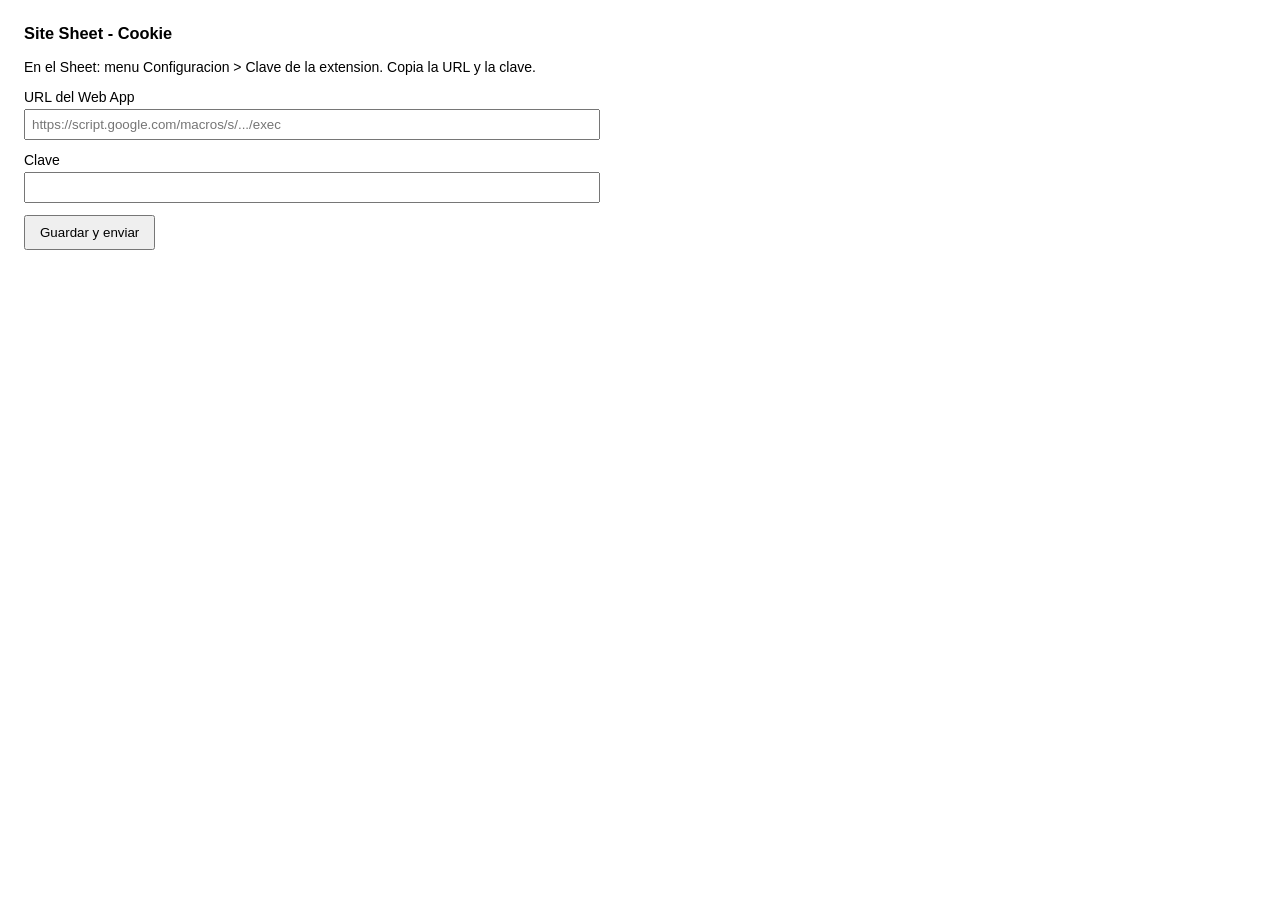
<file: Claude outputs/respaldo-antes-17nov/extension-cookie/options.html>
<!doctype html>
<html lang="es"><head><meta charset="utf-8"><title>Site Sheet - Cookie</title>
<style>body{font:14px Arial,sans-serif;max-width:560px;margin:24px}input{width:100%;padding:6px;margin:4px 0 12px}button{padding:8px 14px}#m{margin-top:10px}</style>
</head><body>
<h3>Site Sheet - Cookie</h3>
<p>En el Sheet: menu Configuracion &gt; Clave de la extension. Copia la URL y la clave.</p>
<label>URL del Web App</label><input id="url" placeholder="https://script.google.com/macros/s/.../exec">
<label>Clave</label><input id="clave" type="password" autocomplete="off">
<button id="g">Guardar y enviar</button>
<div id="m"></div>
<script src="options.js"></script>
</body></html>
</file>
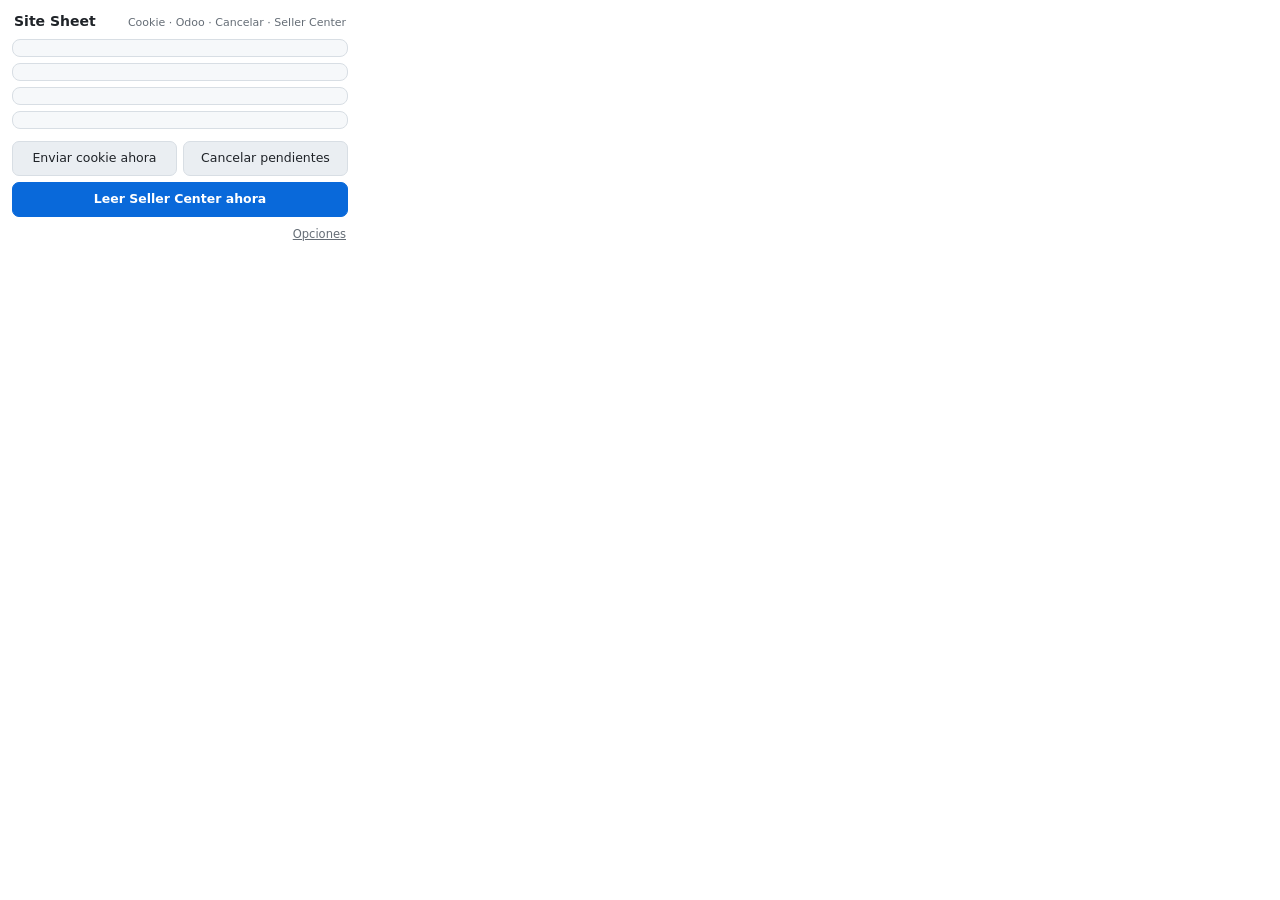
<file: Claude outputs/respaldo-antes-17nov/extension-cookie/popup.html>
<!doctype html>
<html lang="es"><head><meta charset="utf-8"><meta name="color-scheme" content="light dark">
<style>
 :root{--bg:#ffffff;--fg:#1f2328;--mut:#656d76;--card:#f6f8fa;--bd:#d8dee4;--ok:#1a7f37;--mal:#cf222e;--cur:#9a6700;--btn:#eaeef2;--btnh:#dde3ea;--acc:#0969da;--acch:#0757b8}
 @media (prefers-color-scheme:dark){:root{--bg:#161b22;--fg:#e6edf3;--mut:#8b949e;--card:#1e252e;--bd:#2f3742;--ok:#3fb950;--mal:#ff7b72;--cur:#e3b341;--btn:#2b333d;--btnh:#38424f;--acc:#2f6feb;--acch:#4a82f0}}
 *{box-sizing:border-box}
 body{margin:0;width:360px;background:var(--bg);color:var(--fg);font:13px/1.35 "Segoe UI",system-ui,Arial,sans-serif}
 header{display:flex;align-items:baseline;justify-content:space-between;padding:12px 14px 8px}
 header h1{font-size:14px;margin:0;font-weight:600}
 header span{font-size:11px;color:var(--mut)}
 .lista{padding:0 12px}
 .fila{display:grid;grid-template-columns:12px 1fr auto;column-gap:9px;row-gap:1px;align-items:baseline;padding:8px 10px;border-radius:8px;background:var(--card);border:1px solid var(--bd);margin-bottom:6px}
 .punto{width:9px;height:9px;border-radius:50%;background:var(--mut);align-self:center}
 .ok .punto{background:var(--ok)}.mal .punto{background:var(--mal)}.curso .punto{background:var(--cur);animation:lat 1s ease-in-out infinite}
 @keyframes lat{50%{opacity:.2}}
 .tit{font-weight:600;font-size:12.5px}
 .hora{font-size:11px;color:var(--mut);white-space:nowrap}
 .txt{grid-column:2/4;font-size:12px;color:var(--mut);overflow-wrap:anywhere}
 .mal .txt{color:var(--mal)}.curso .txt{color:var(--cur)}
 .botones{display:grid;grid-template-columns:1fr 1fr;gap:6px;padding:6px 12px 4px}
 button{font:inherit;font-size:12.5px;padding:8px 6px;border:1px solid var(--bd);border-radius:7px;background:var(--btn);color:var(--fg);cursor:pointer}
 button:hover{background:var(--btnh)}
 button.principal{grid-column:1/3;background:var(--acc);border-color:var(--acc);color:#fff;font-weight:600}
 button.principal:hover{background:var(--acch)}
 footer{padding:4px 14px 12px;text-align:right}
 footer a{font-size:11.5px;color:var(--mut)}
</style></head><body>
<header><h1>Site Sheet</h1><span>Cookie · Odoo · Cancelar · Seller Center</span></header>
<div class="lista">
 <div id="e" class="fila"></div>
 <div id="od" class="fila"></div>
 <div id="ca" class="fila"></div>
 <div id="sc" class="fila"></div>
</div>
<div class="botones">
 <button id="b">Enviar cookie ahora</button>
 <button id="c">Cancelar pendientes</button>
 <button id="s" class="principal">Leer Seller Center ahora</button>
</div>
<footer><a href="#" id="o">Opciones</a></footer>
<script src="popup.js"></script>
</body></html>
</file>
